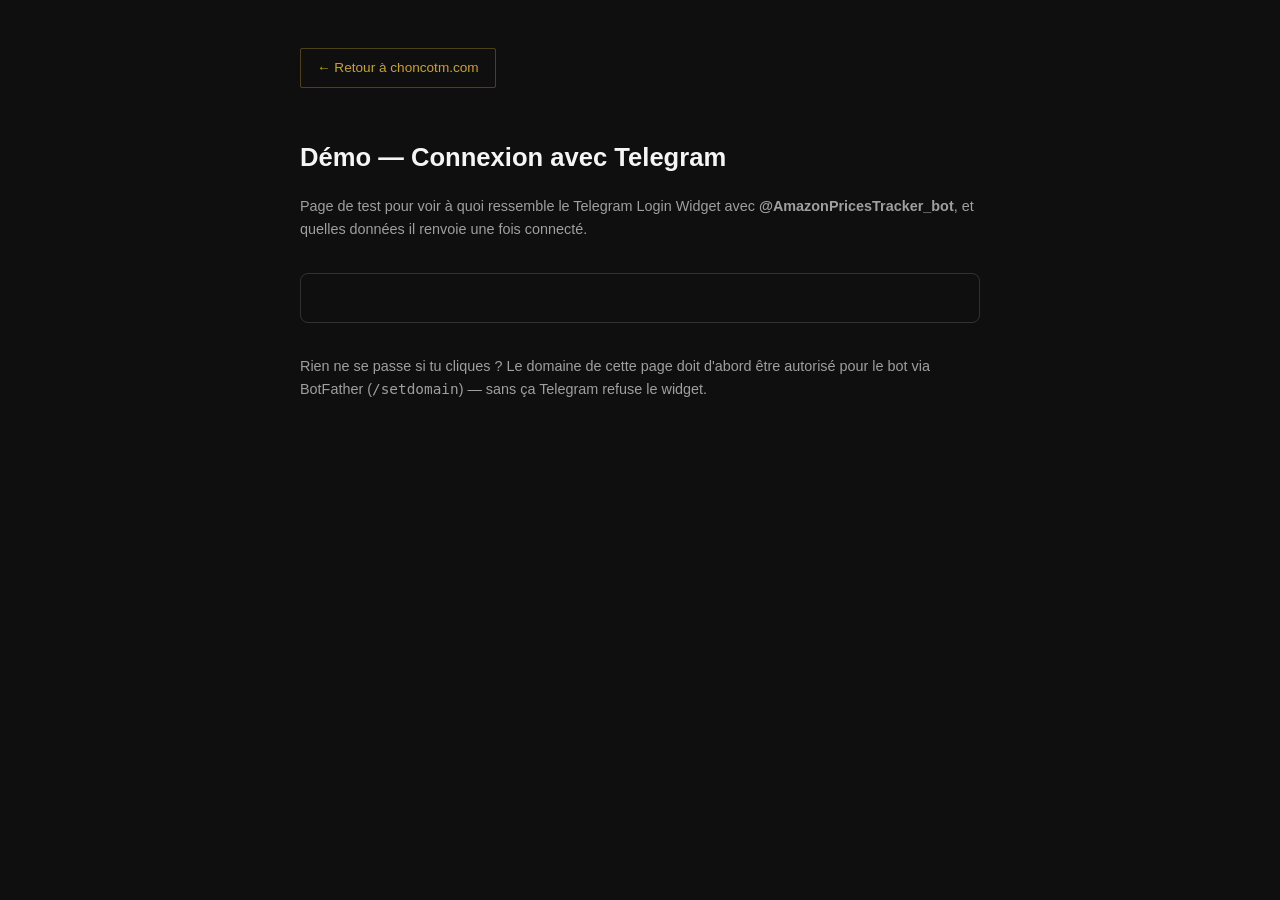
<file: amazon-price-tracker/login-demo/index.html>
<!doctype html>
<html lang="fr">
<head>
<meta charset="utf-8">
<meta name="viewport" content="width=device-width, initial-scale=1">
<title>Démo — Connexion Telegram — Amazon Price Tracker Bot</title>
<meta name="robots" content="noindex">
<link rel="icon" href="/img/favicon.svg" type="image/svg+xml">
<link rel="stylesheet" href="/css/base.css">
<link rel="stylesheet" href="/css/policy.css">
<style>
  .widget-box {
    margin: 2rem 0;
    padding: 1.5rem;
    border: 1px solid rgba(245, 245, 245, 0.15);
    border-radius: 8px;
    text-align: center;
  }
  pre#result {
    margin-top: 1.5rem;
    padding: 1rem;
    background: rgba(245, 245, 245, 0.06);
    border-radius: 6px;
    overflow-x: auto;
    white-space: pre-wrap;
    word-break: break-word;
    display: none;
  }
  .note {
    font-size: 0.9rem;
    opacity: 0.75;
  }
</style>
</head>
<body>
<main>

<a class="back-link" href="/">&larr; Retour à choncotm.com</a>

<h1>Démo — Connexion avec Telegram</h1>
<p class="note">Page de test pour voir à quoi ressemble le Telegram Login Widget avec <strong>@AmazonPricesTracker_bot</strong>, et quelles données il renvoie une fois connecté.</p>

<div class="widget-box">
  <script async src="https://telegram.org/js/telegram-widget.js?22"
    data-telegram-login="AmazonPricesTracker_bot"
    data-size="large"
    data-radius="8"
    data-onauth="onTelegramAuth(user)"
    data-request-access="write"></script>
</div>

<pre id="result"></pre>

<p class="note">Rien ne se passe si tu cliques ? Le domaine de cette page doit d'abord être autorisé pour le bot via BotFather (<code>/setdomain</code>) — sans ça Telegram refuse le widget.</p>

<script>
  function onTelegramAuth(user) {
    const box = document.getElementById("result");
    box.textContent = JSON.stringify(user, null, 2);
    box.style.display = "block";
  }
</script>

</main>
</body>
</html>
</file>
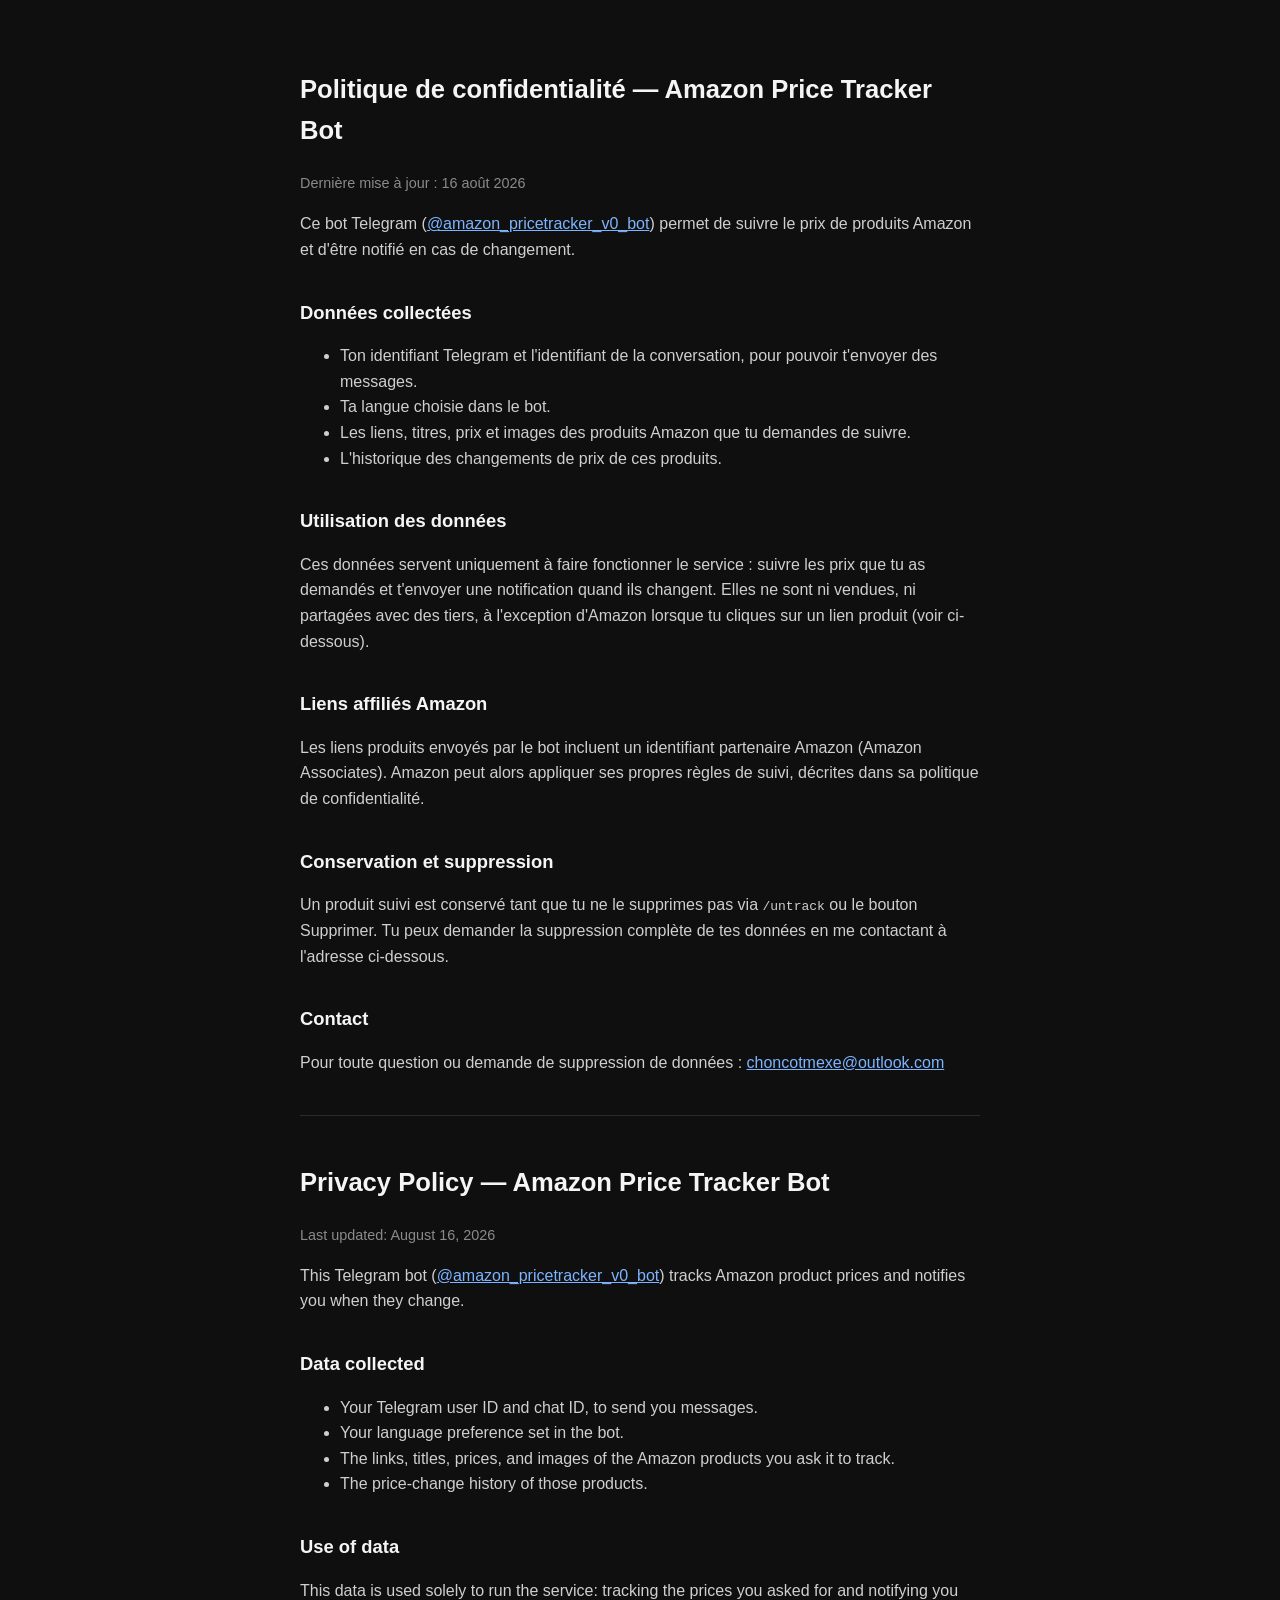
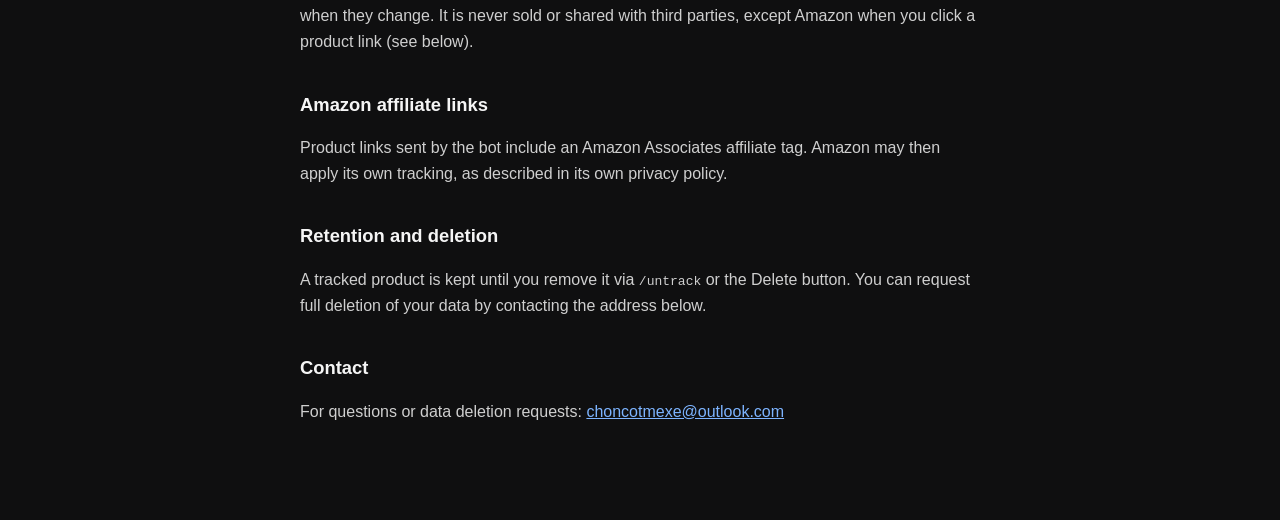
<file: privacy.html>
<!doctype html>
<html lang="fr">
<head>
<meta charset="utf-8">
<meta name="viewport" content="width=device-width, initial-scale=1">
<title>Politique de confidentialité — Amazon Price Tracker Bot</title>
<style>
  body {
    margin: 0;
    background: #0f0f10;
    color: #f5f5f5;
    font-family: -apple-system, BlinkMacSystemFont, "Segoe UI", sans-serif;
    line-height: 1.6;
  }
  main {
    max-width: 680px;
    margin: 0 auto;
    padding: 3rem 1.5rem 5rem;
  }
  h1 {
    font-size: 1.6rem;
    font-weight: 600;
  }
  h2 {
    font-size: 1.15rem;
    font-weight: 600;
    margin-top: 2.2rem;
  }
  p, li {
    color: #cfcfcf;
  }
  a {
    color: #7db4ff;
  }
  .updated {
    color: #8a8a8a;
    font-size: 0.9rem;
  }
  .lang-switch {
    margin-top: 2.5rem;
    padding-top: 1.5rem;
    border-top: 1px solid #2a2a2c;
  }
</style>
</head>
<body>
<main>

<section id="fr">
<h1>Politique de confidentialité — Amazon Price Tracker Bot</h1>
<p class="updated">Dernière mise à jour : 16 août 2026</p>

<p>Ce bot Telegram (<a href="https://t.me/amazon_pricetracker_v0_bot">@amazon_pricetracker_v0_bot</a>) permet de suivre le prix de produits Amazon et d'être notifié en cas de changement.</p>

<h2>Données collectées</h2>
<ul>
  <li>Ton identifiant Telegram et l'identifiant de la conversation, pour pouvoir t'envoyer des messages.</li>
  <li>Ta langue choisie dans le bot.</li>
  <li>Les liens, titres, prix et images des produits Amazon que tu demandes de suivre.</li>
  <li>L'historique des changements de prix de ces produits.</li>
</ul>

<h2>Utilisation des données</h2>
<p>Ces données servent uniquement à faire fonctionner le service : suivre les prix que tu as demandés et t'envoyer une notification quand ils changent. Elles ne sont ni vendues, ni partagées avec des tiers, à l'exception d'Amazon lorsque tu cliques sur un lien produit (voir ci-dessous).</p>

<h2>Liens affiliés Amazon</h2>
<p>Les liens produits envoyés par le bot incluent un identifiant partenaire Amazon (Amazon Associates). Amazon peut alors appliquer ses propres règles de suivi, décrites dans sa politique de confidentialité.</p>

<h2>Conservation et suppression</h2>
<p>Un produit suivi est conservé tant que tu ne le supprimes pas via <code>/untrack</code> ou le bouton Supprimer. Tu peux demander la suppression complète de tes données en me contactant à l'adresse ci-dessous.</p>

<h2>Contact</h2>
<p>Pour toute question ou demande de suppression de données : <a href="mailto:choncotmexe@outlook.com">choncotmexe@outlook.com</a></p>
</section>

<section id="en" class="lang-switch">
<h1>Privacy Policy — Amazon Price Tracker Bot</h1>
<p class="updated">Last updated: August 16, 2026</p>

<p>This Telegram bot (<a href="https://t.me/amazon_pricetracker_v0_bot">@amazon_pricetracker_v0_bot</a>) tracks Amazon product prices and notifies you when they change.</p>

<h2>Data collected</h2>
<ul>
  <li>Your Telegram user ID and chat ID, to send you messages.</li>
  <li>Your language preference set in the bot.</li>
  <li>The links, titles, prices, and images of the Amazon products you ask it to track.</li>
  <li>The price-change history of those products.</li>
</ul>

<h2>Use of data</h2>
<p>This data is used solely to run the service: tracking the prices you asked for and notifying you when they change. It is never sold or shared with third parties, except Amazon when you click a product link (see below).</p>

<h2>Amazon affiliate links</h2>
<p>Product links sent by the bot include an Amazon Associates affiliate tag. Amazon may then apply its own tracking, as described in its own privacy policy.</p>

<h2>Retention and deletion</h2>
<p>A tracked product is kept until you remove it via <code>/untrack</code> or the Delete button. You can request full deletion of your data by contacting the address below.</p>

<h2>Contact</h2>
<p>For questions or data deletion requests: <a href="mailto:choncotmexe@outlook.com">choncotmexe@outlook.com</a></p>
</section>

</main>
</body>
</html>
</file>
<file: css/base.css>
html, body {
  margin: 0;
  background: #0f0f10;
  color: #f5f5f5;
  font-family: -apple-system, BlinkMacSystemFont, "Segoe UI", sans-serif;
}
</file>
<file: css/policy.css>
body {
  line-height: 1.6;
}
main {
  max-width: 680px;
  margin: 0 auto;
  padding: 3rem 1.5rem 5rem;
}
.back-link {
  display: inline-flex;
  align-items: center;
  gap: 0.4rem;
  margin-bottom: 2rem;
  padding: 0.5rem 1rem;
  border: 1px solid rgba(201, 162, 39, 0.35);
  border-radius: 2px;
  color: #c9a227;
  text-decoration: none;
  font-size: 0.85rem;
}
.back-link:hover {
  border-color: #c9a227;
  background: rgba(201, 162, 39, 0.08);
}
h1 {
  font-size: 1.6rem;
  font-weight: 600;
}
h2 {
  font-size: 1.15rem;
  font-weight: 600;
  margin-top: 2.2rem;
}
p, li {
  color: #cfcfcf;
}
a {
  color: #7db4ff;
}
.updated {
  color: #8a8a8a;
  font-size: 0.9rem;
}
.lang-switch {
  margin-top: 2.5rem;
  padding-top: 1.5rem;
  border-top: 1px solid #2a2a2c;
}
</file>
